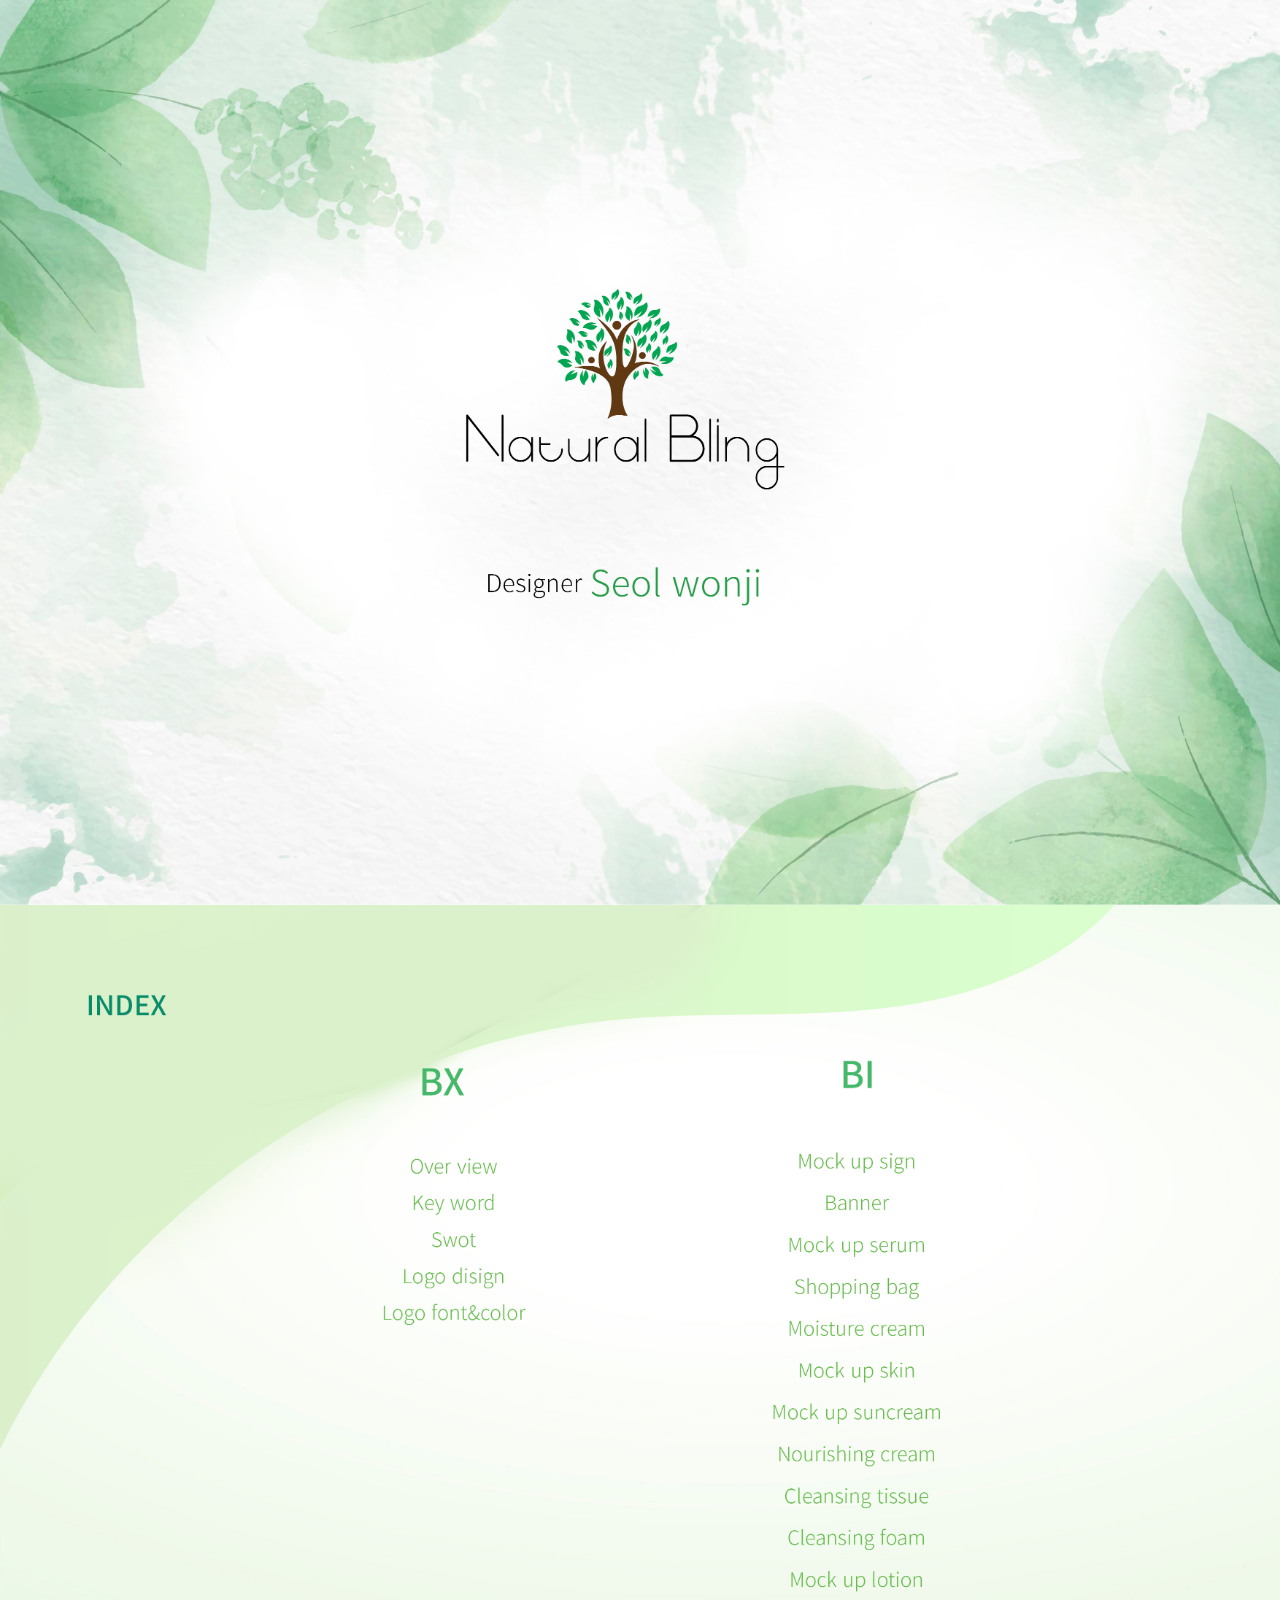
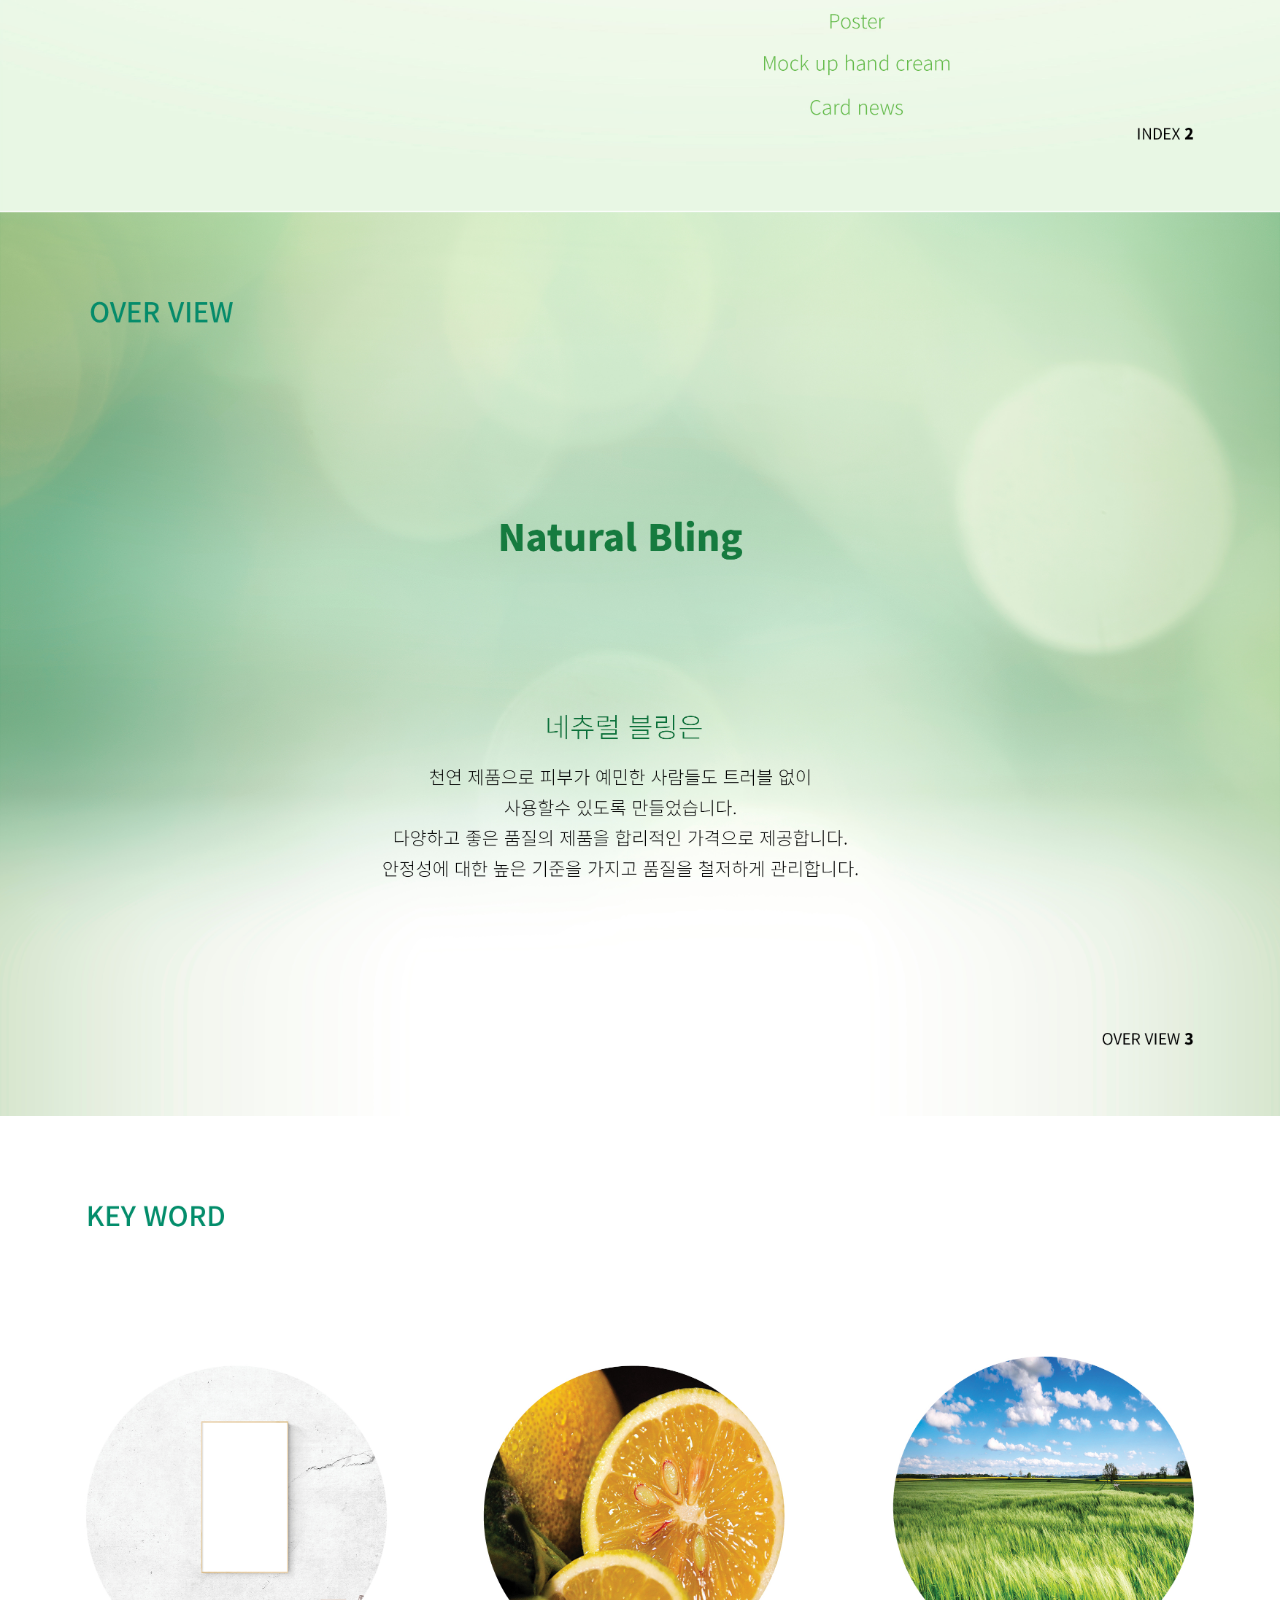
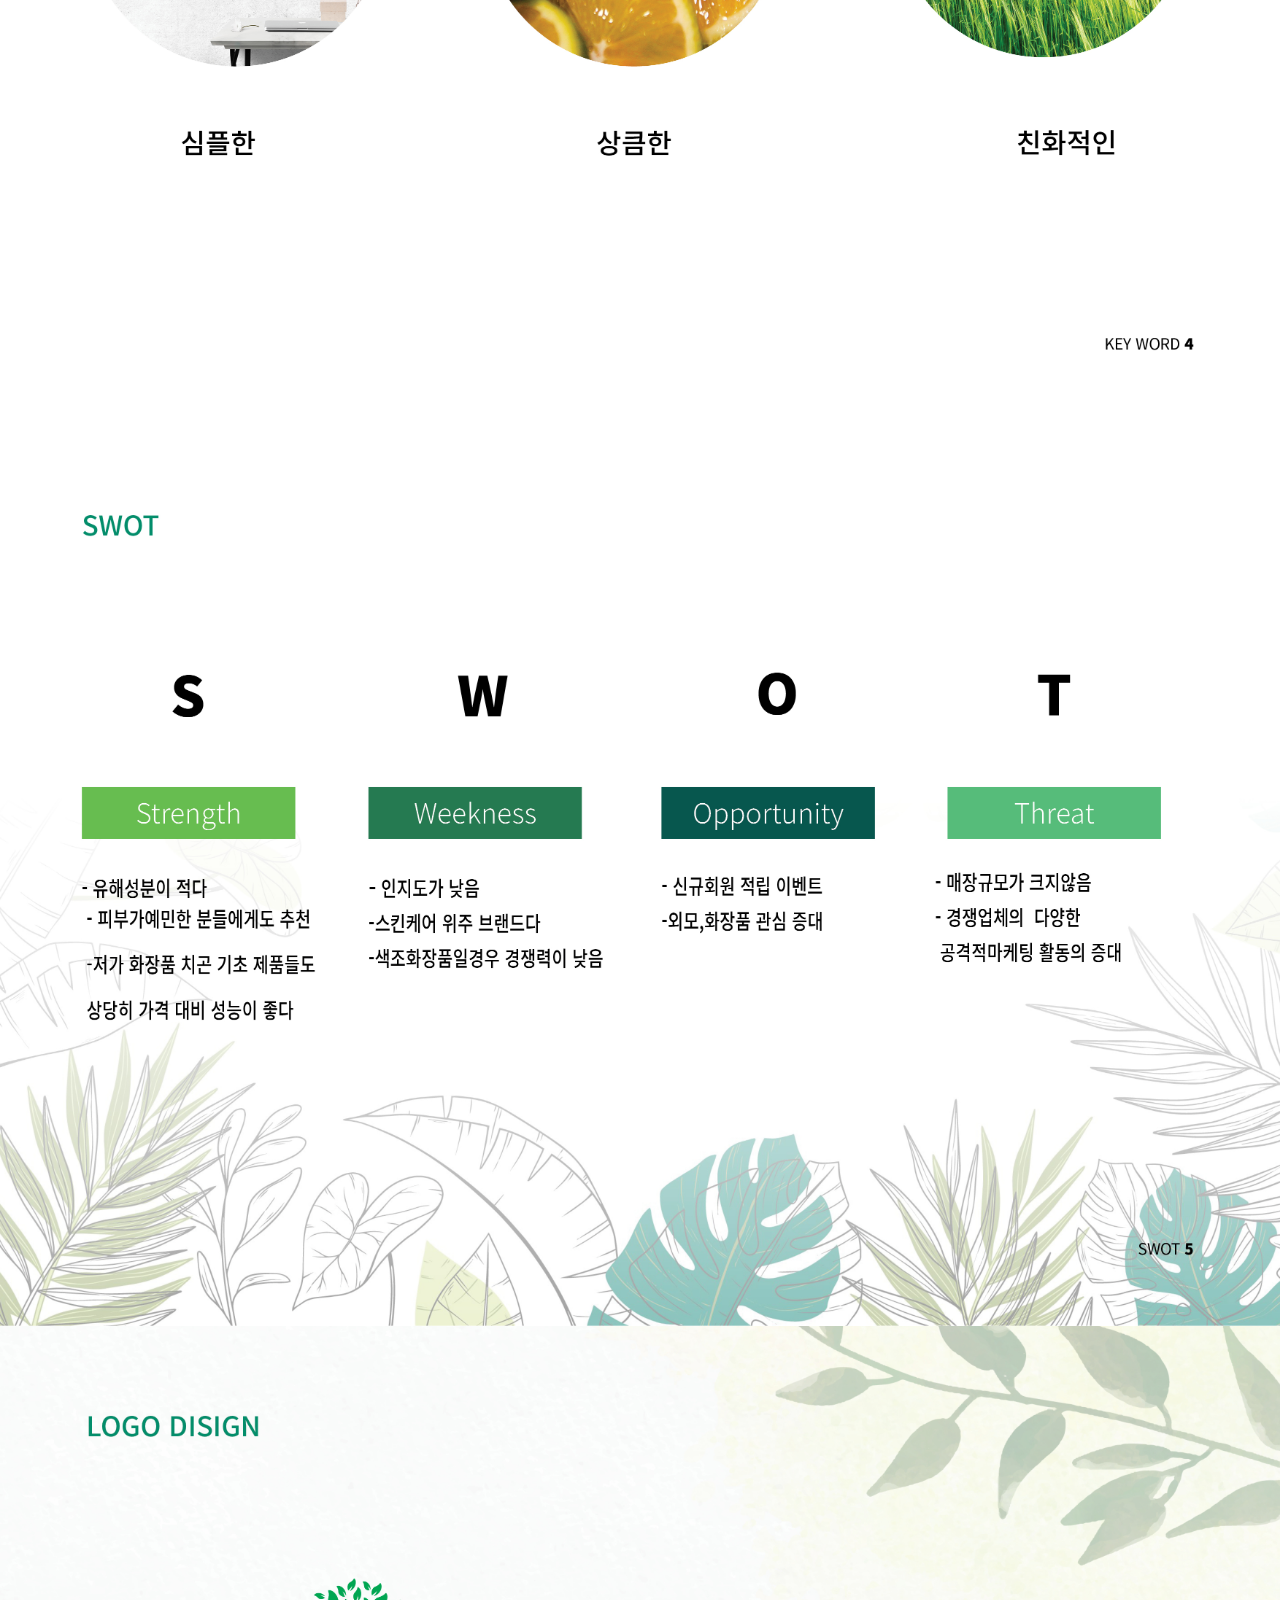
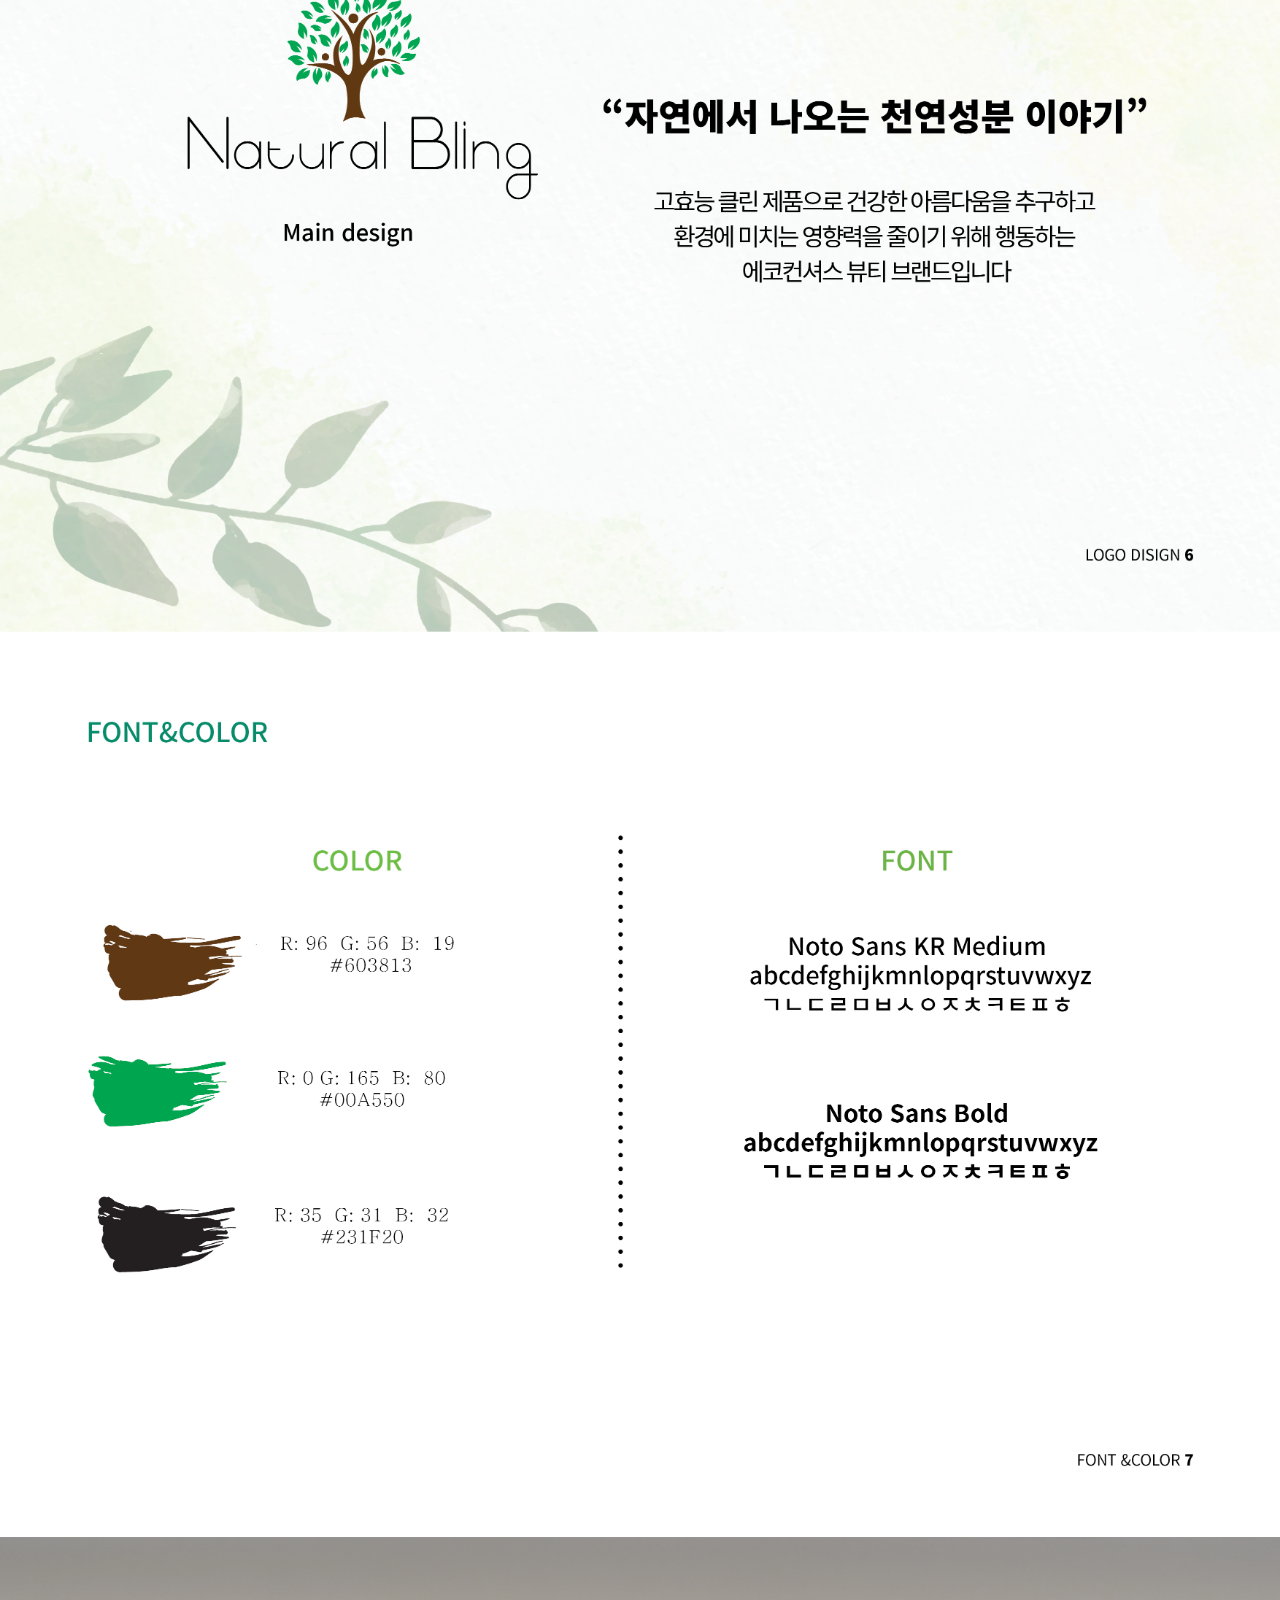
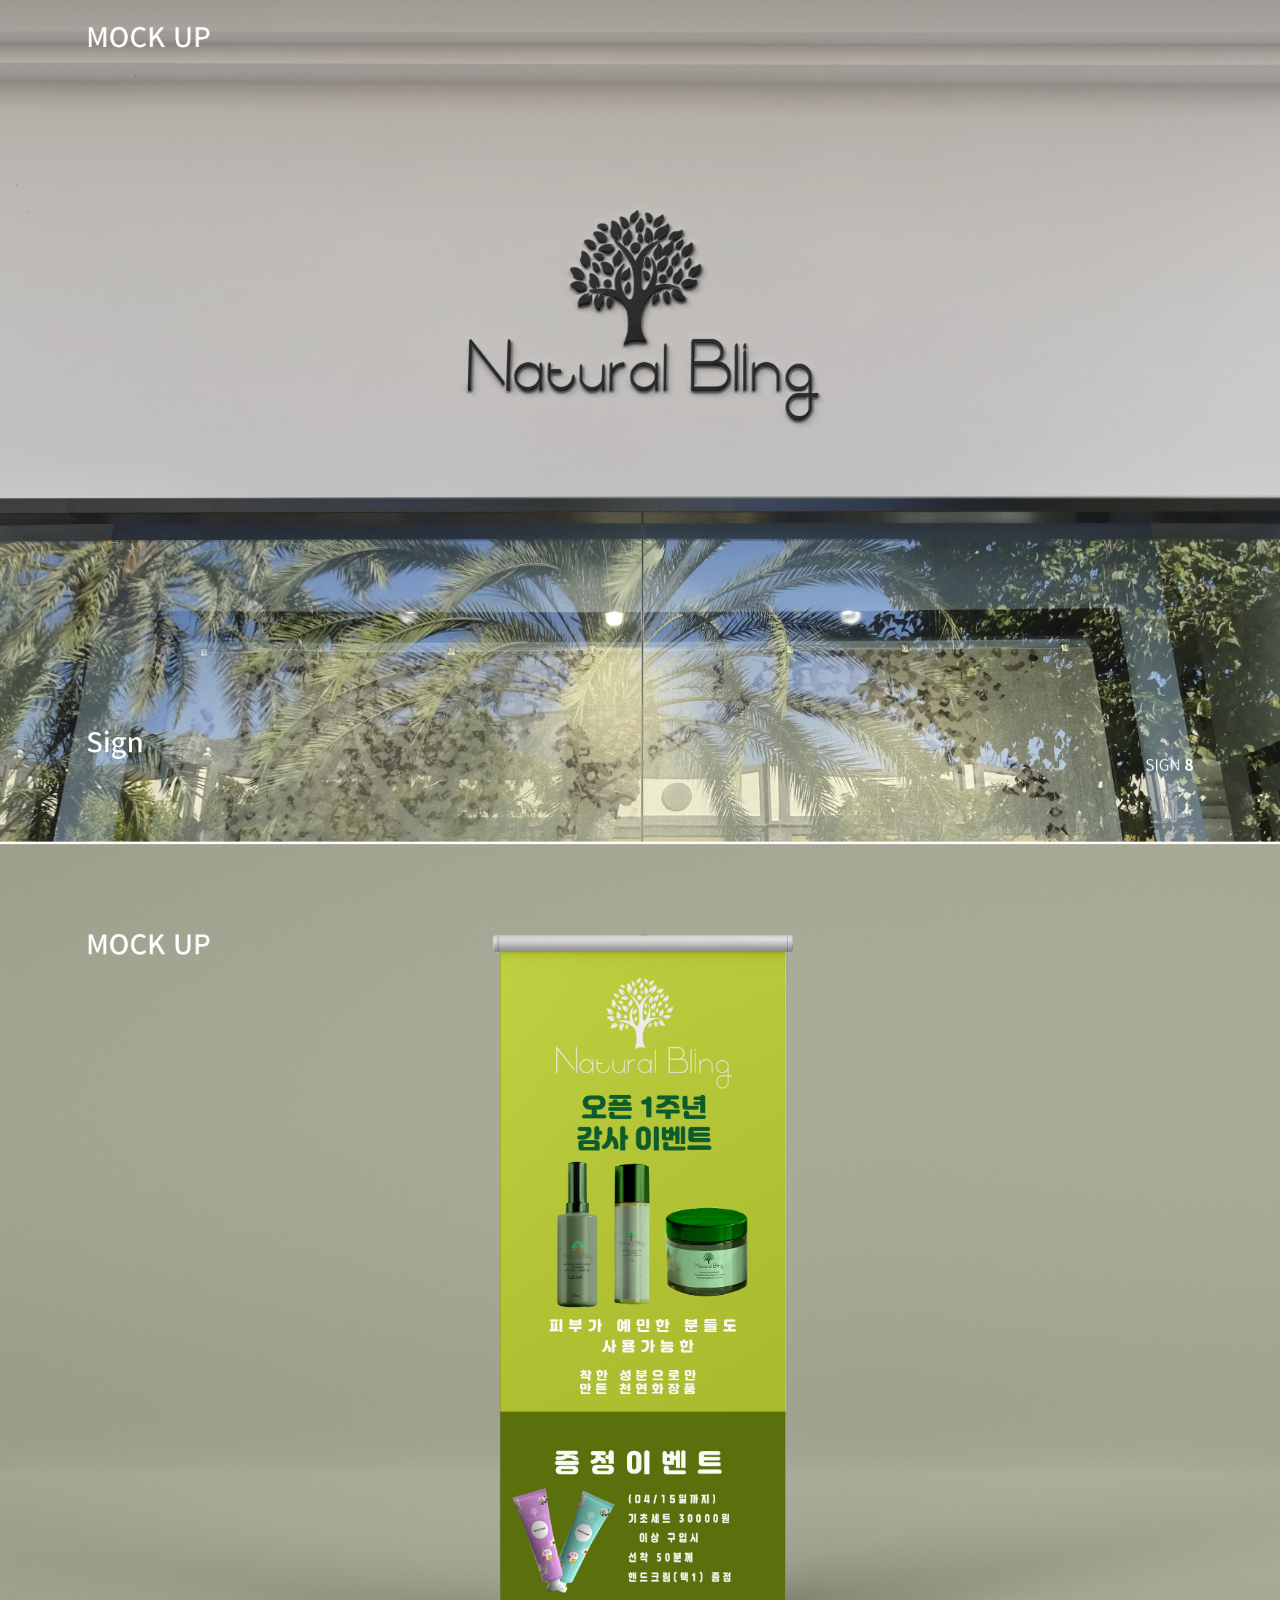
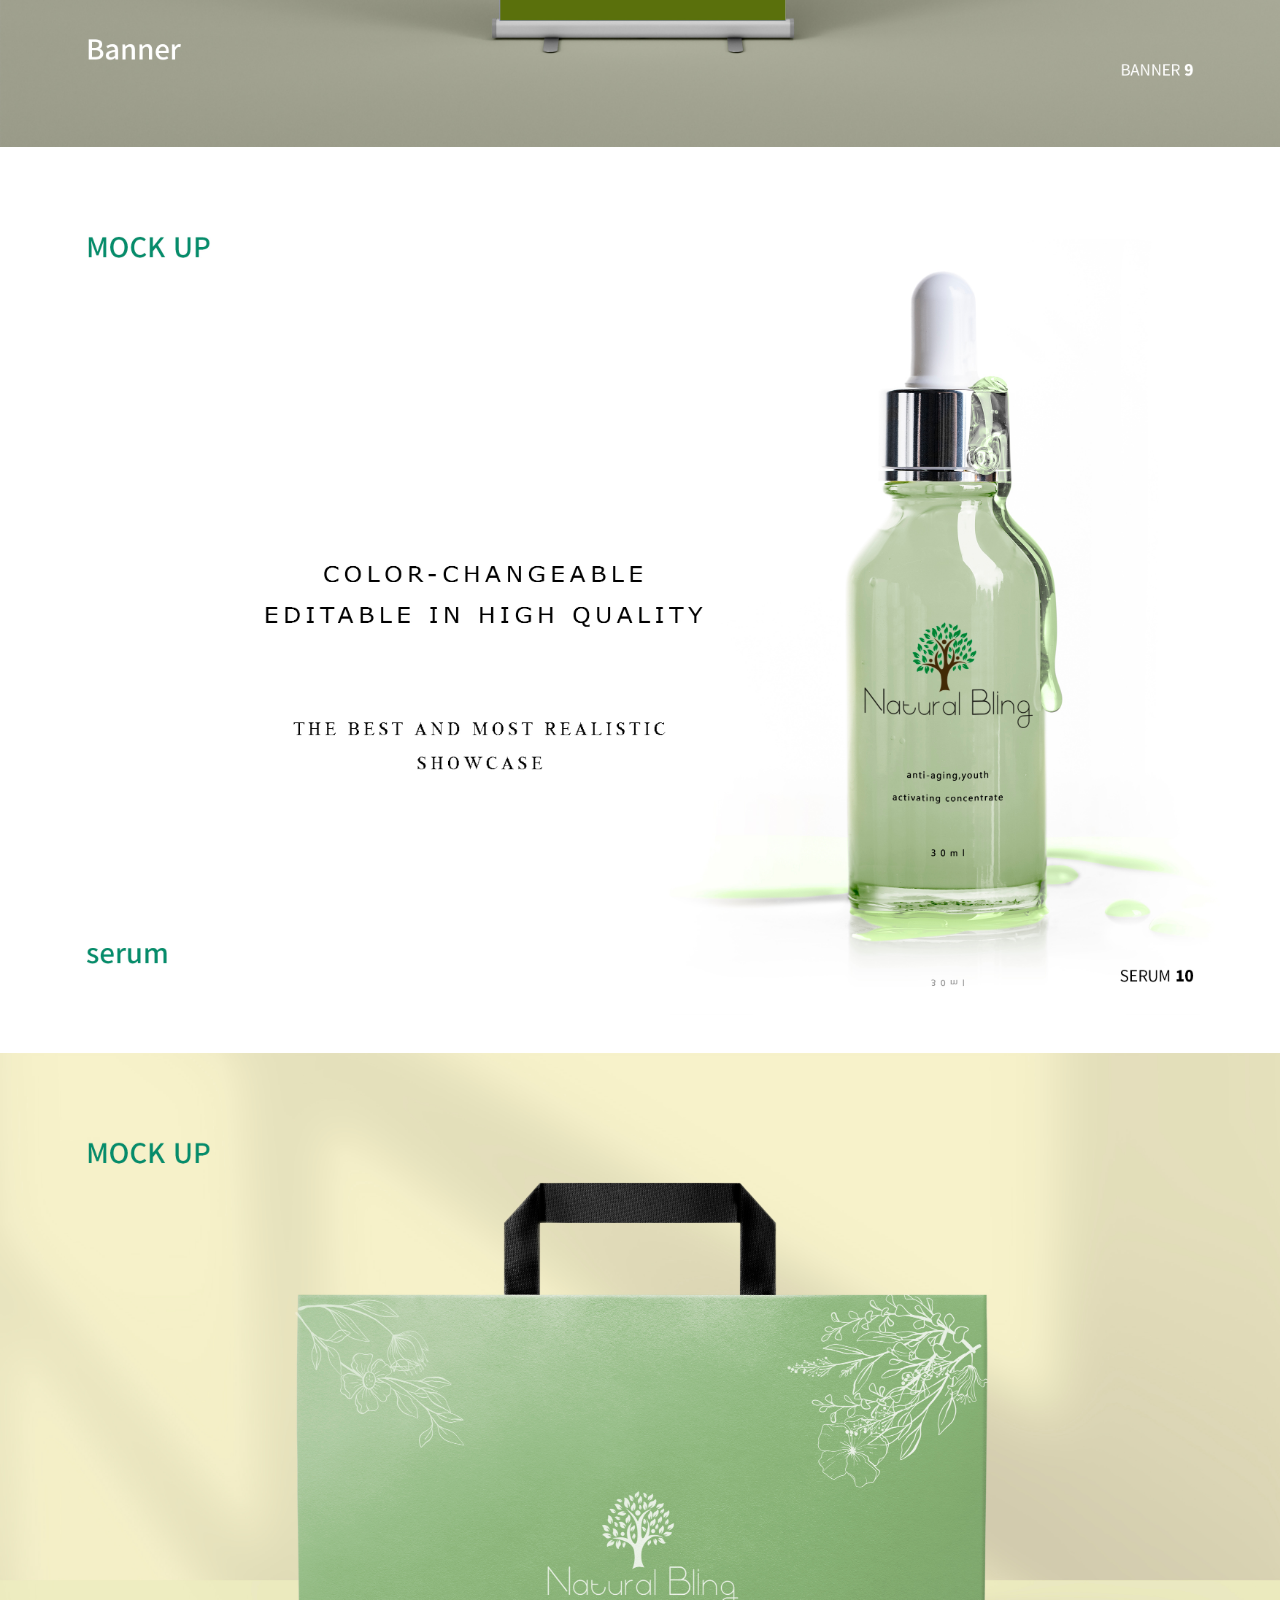
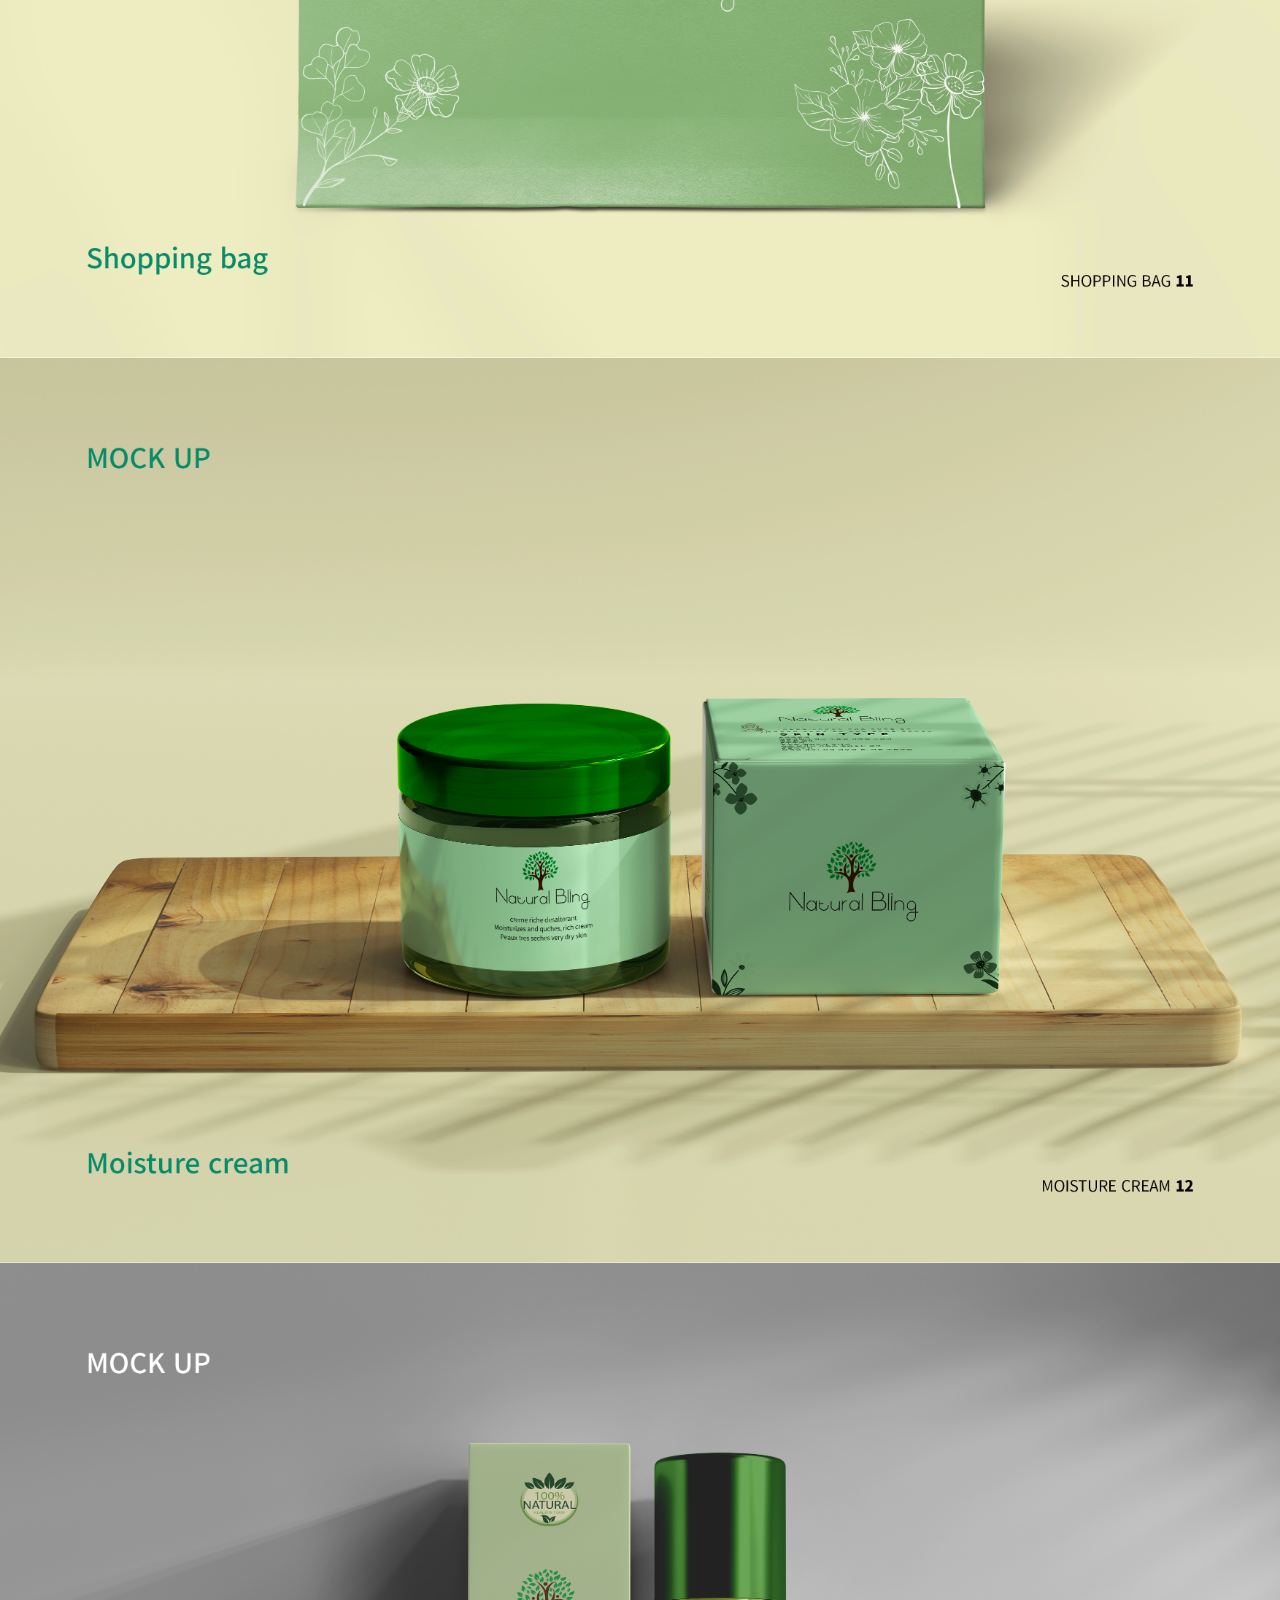
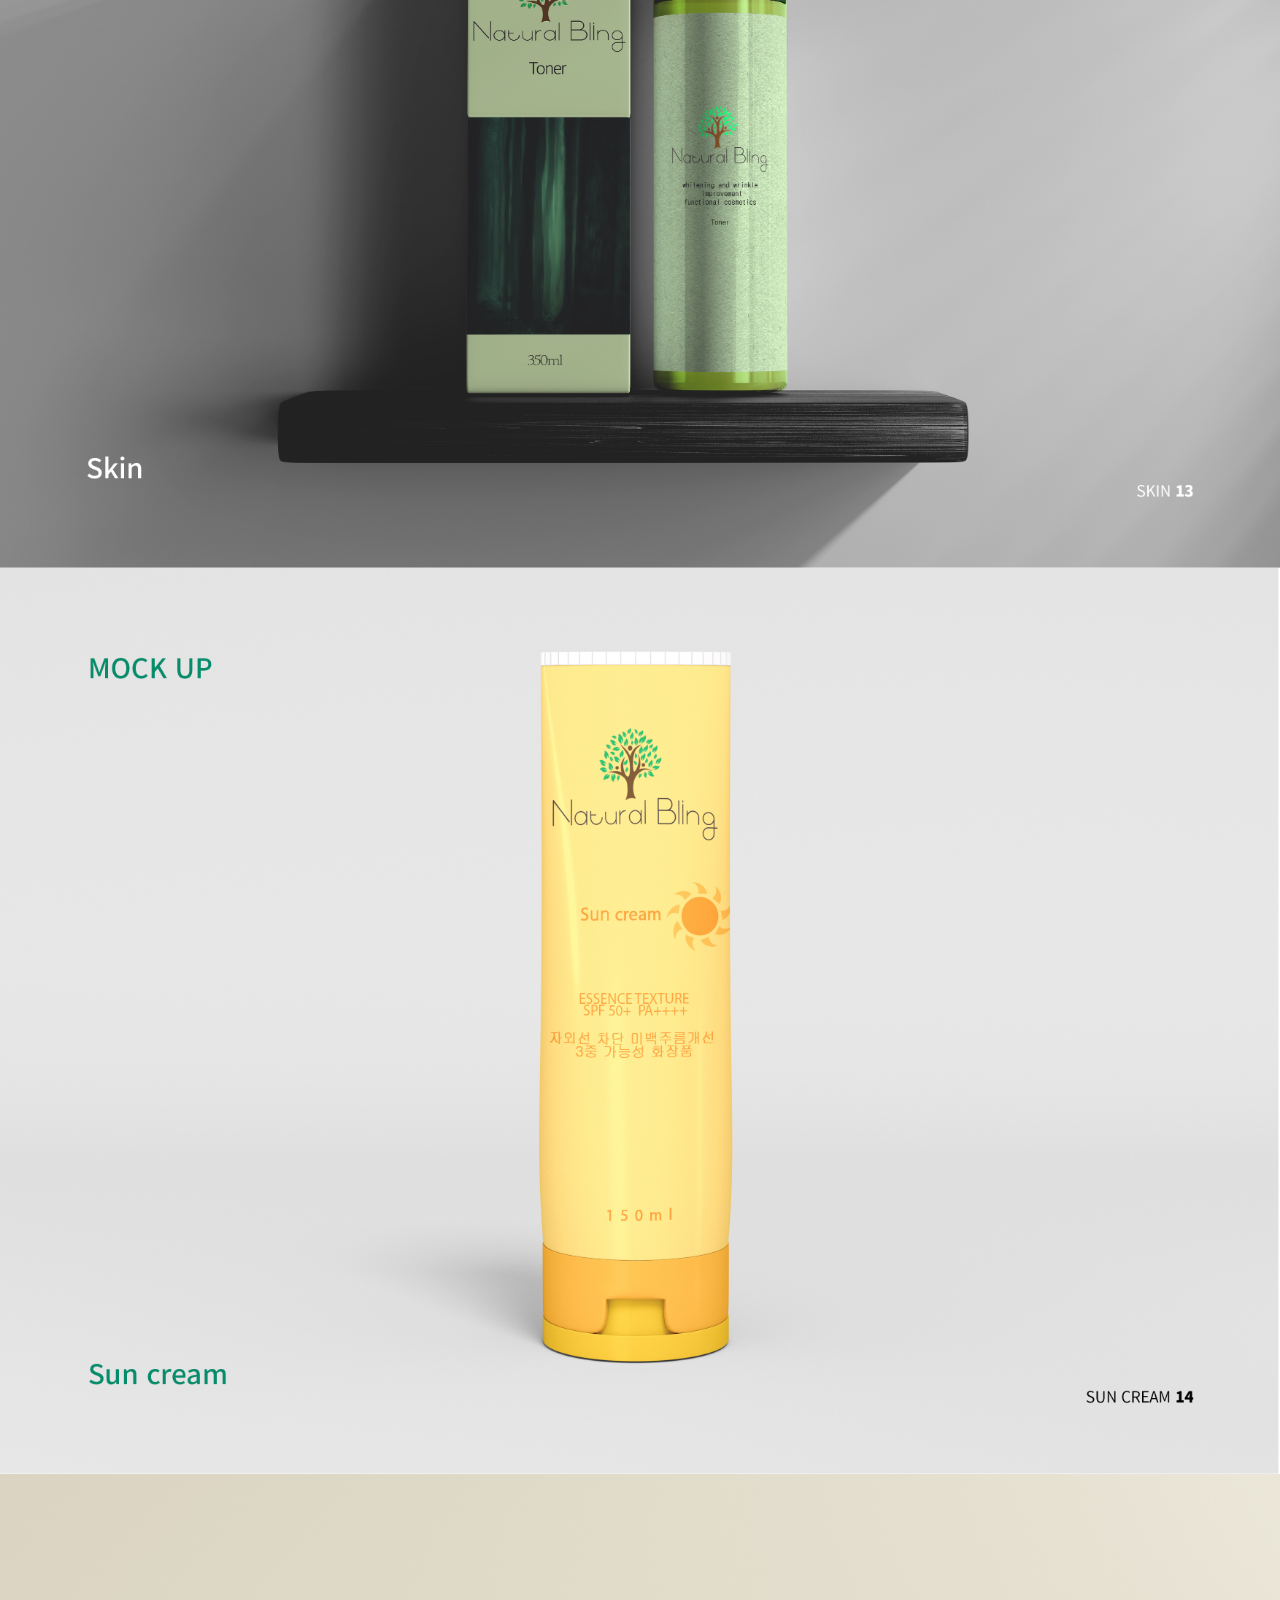
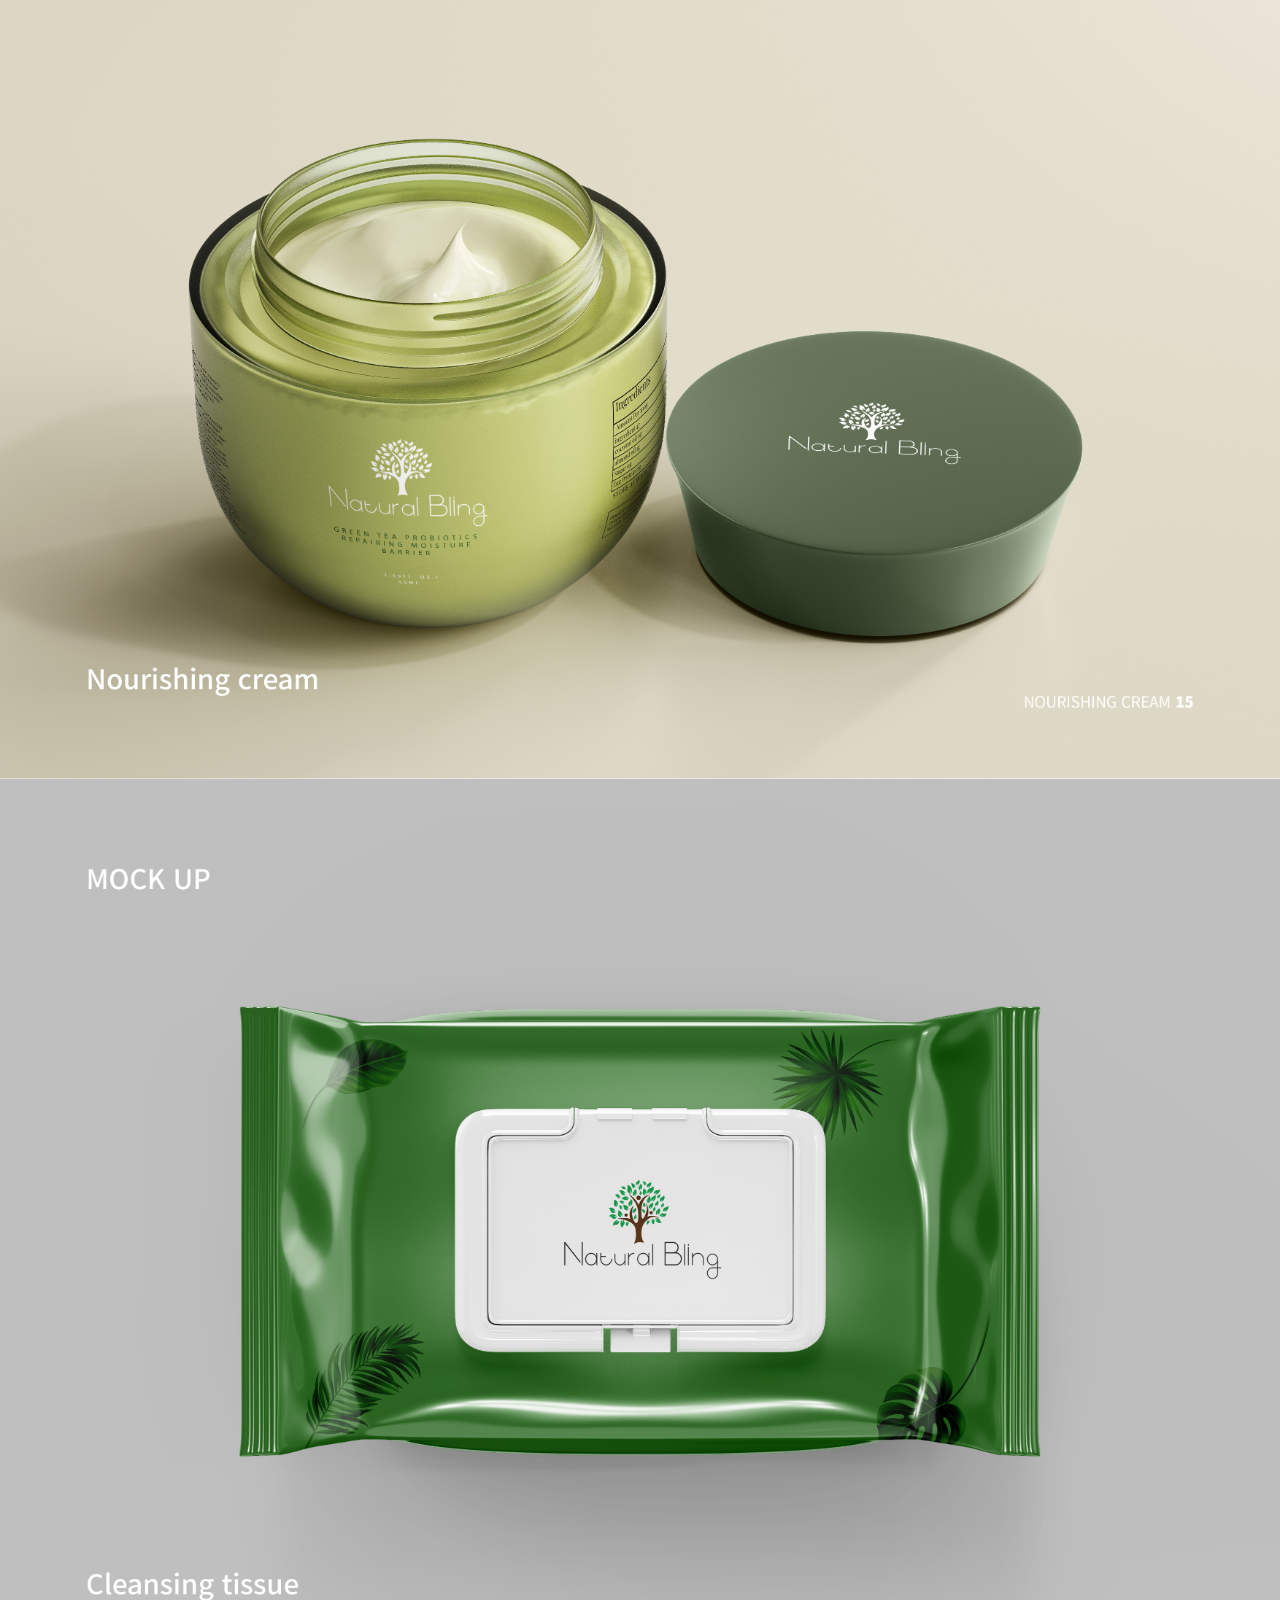
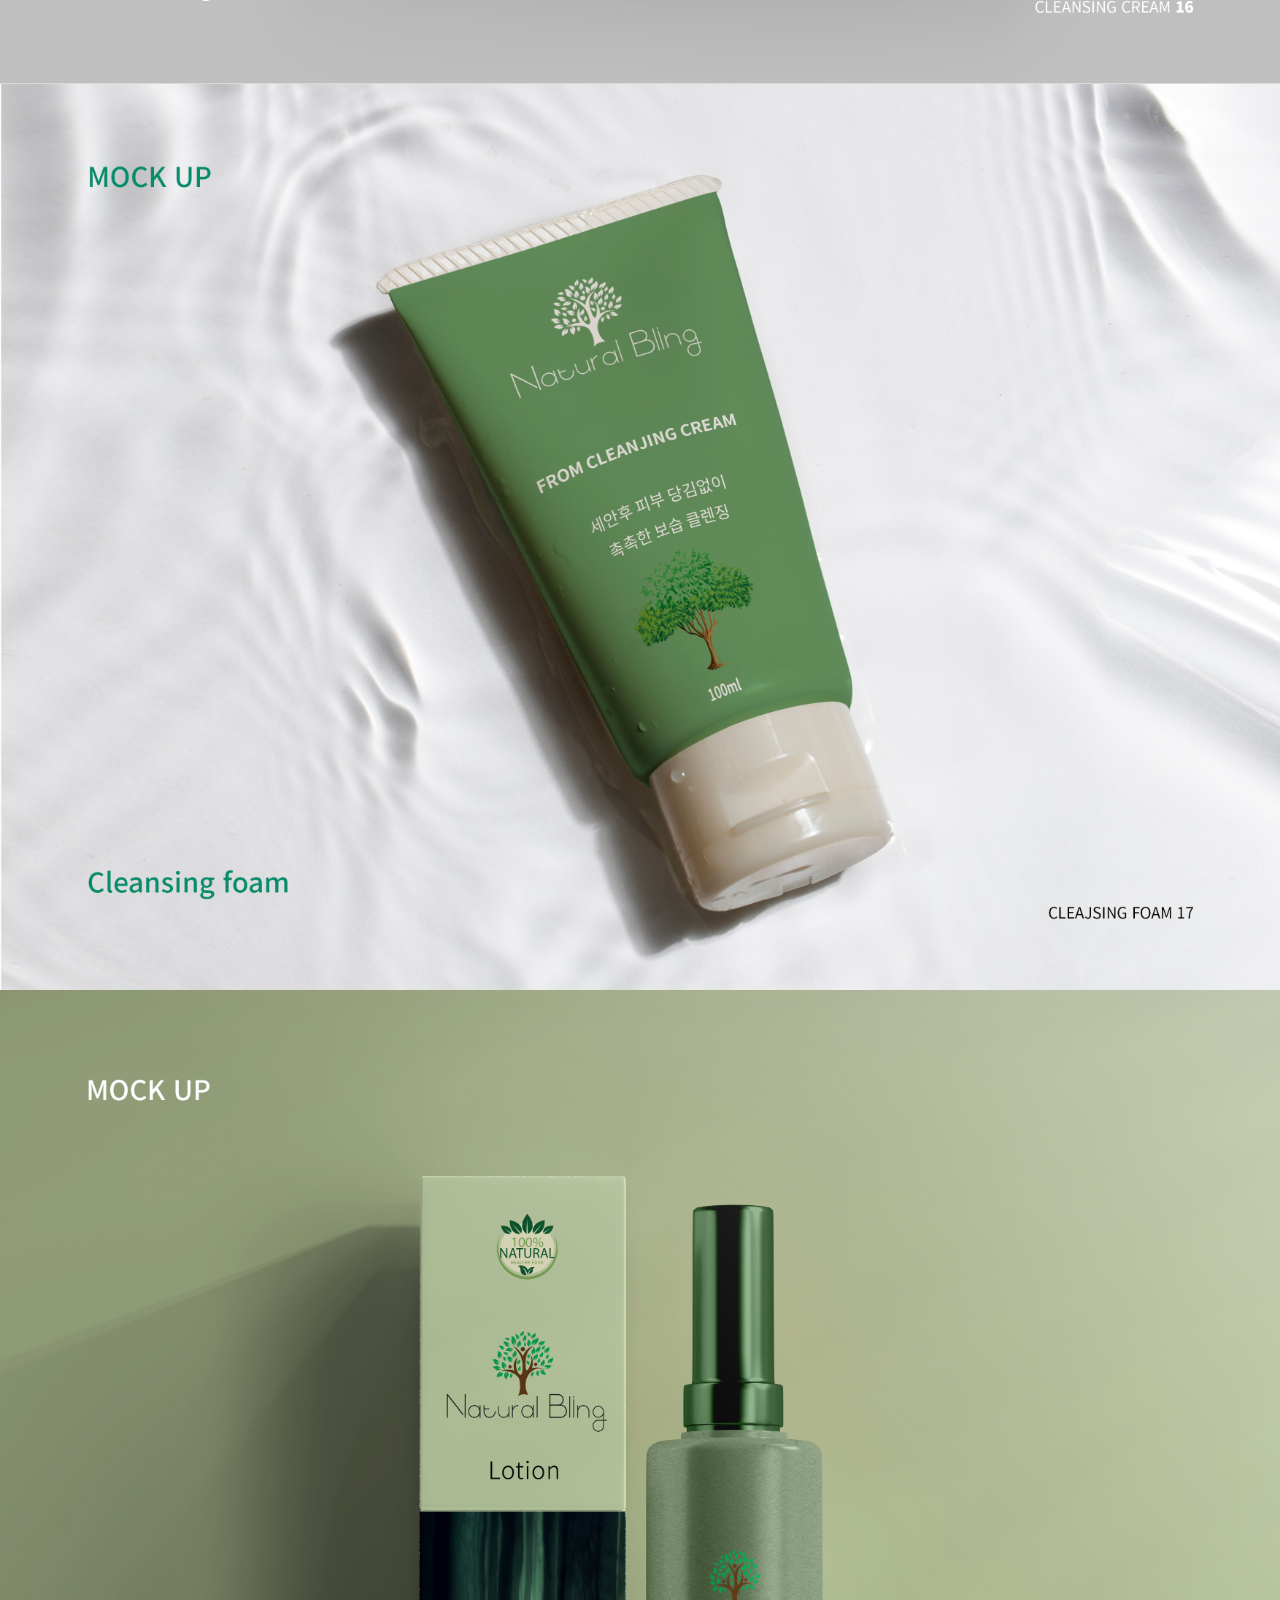
<file: bx2.html>
<!DOCTYPE html>
<html lang="ko">
<head>
    <meta charset="UTF-8">
    <meta http-equiv="X-UA-Compatible" content="IE=edge">
    <meta name="viewport" content="width=device-width, initial-scale=1.0">
    <title>bx&bi </title>
    <style>
        *{margin: 0; padding: 0;}
        img{width: 100%; display: block;}
    </style>
</head>
<body>
    <img src="img/1.jpg" alt="1">
    <img src="img/2.jpg" alt="2">
    <img src="img/3.jpg" alt="3">
    <img src="img/4.jpg" alt="4">
    <img src="img/5.jpg" alt="5">
    <img src="img/6.jpg" alt="6">
    <img src="img/7.jpg" alt="7">
    <img src="img/8.jpg" alt="8">
    <img src="img/9.jpg" alt="9">
    <img src="img/10.jpg" alt="10">
    <img src="img/11.jpg" alt="11">
    <img src="img/12.jpg" alt="12">
    <img src="img/13.jpg" alt="13">
    <img src="img/14.jpg" alt="14">
    <img src="img/15.jpg" alt="15">
    <img src="img/16.jpg" alt="16">
    <img src="img/17.jpg" alt="17">
    <img src="img/18.jpg" alt="18">
    <img src="img/19.jpg" alt="19">
    <img src="img/12.jpg" alt="12">
    <img src="img/20.jpg" alt="20">
    <img src="img/22.jpg" alt="22">



</body>
</html>
</file>
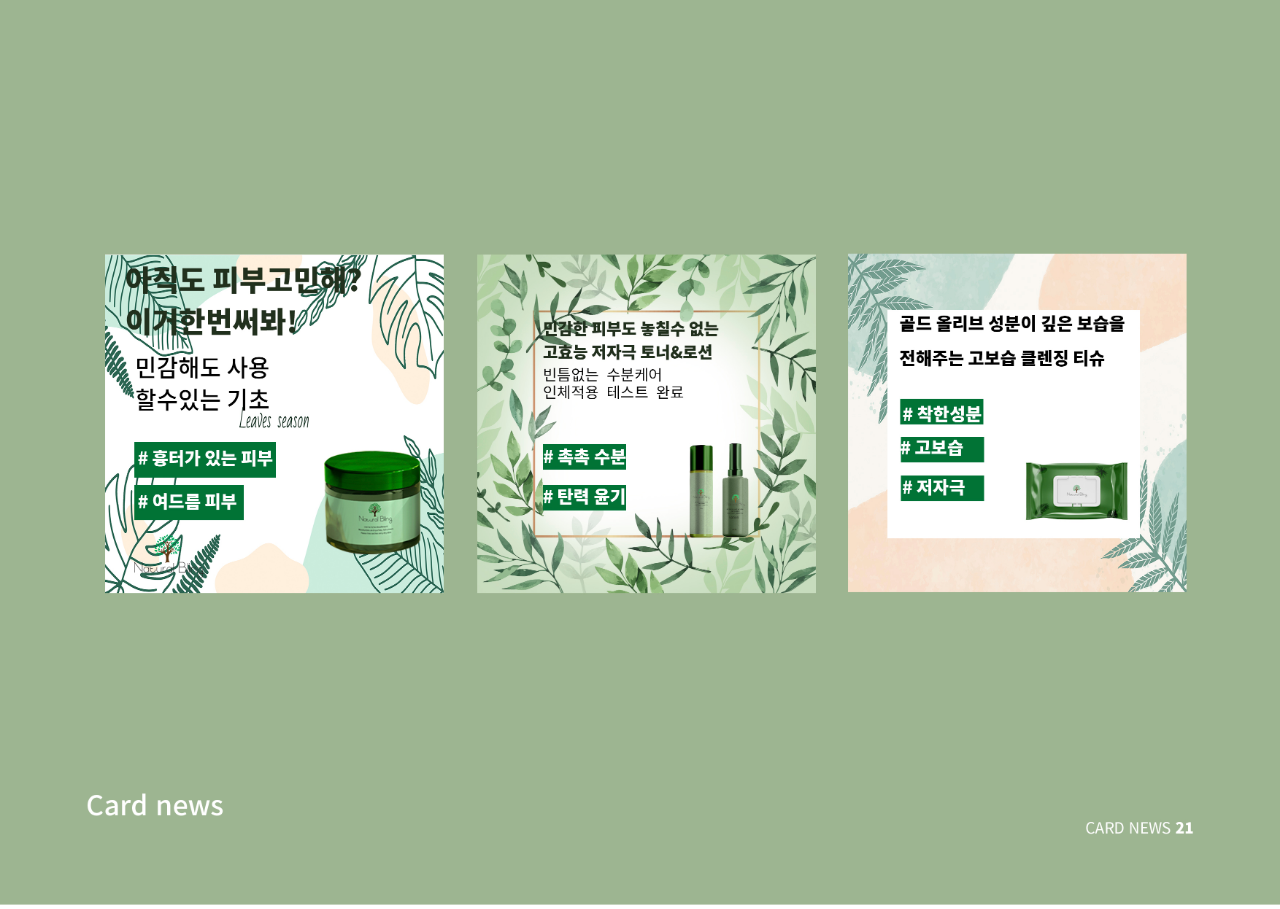
<file: card.html>
<!DOCTYPE html>
<html lang="ko">
<head>
    <meta charset="UTF-8">
    <meta http-equiv="X-UA-Compatible" content="IE=edge">
    <meta name="viewport" content="width=device-width, initial-scale=1.0">
    <title>카드뉴스</title>
    <style>
        *{margin: 0; padding: 0;}
        img{width: 100%; }
    </style>
</head>
<body>
    <img src="img/card news.jpg" alt="카드뉴스">
</body>
</html>
</file>
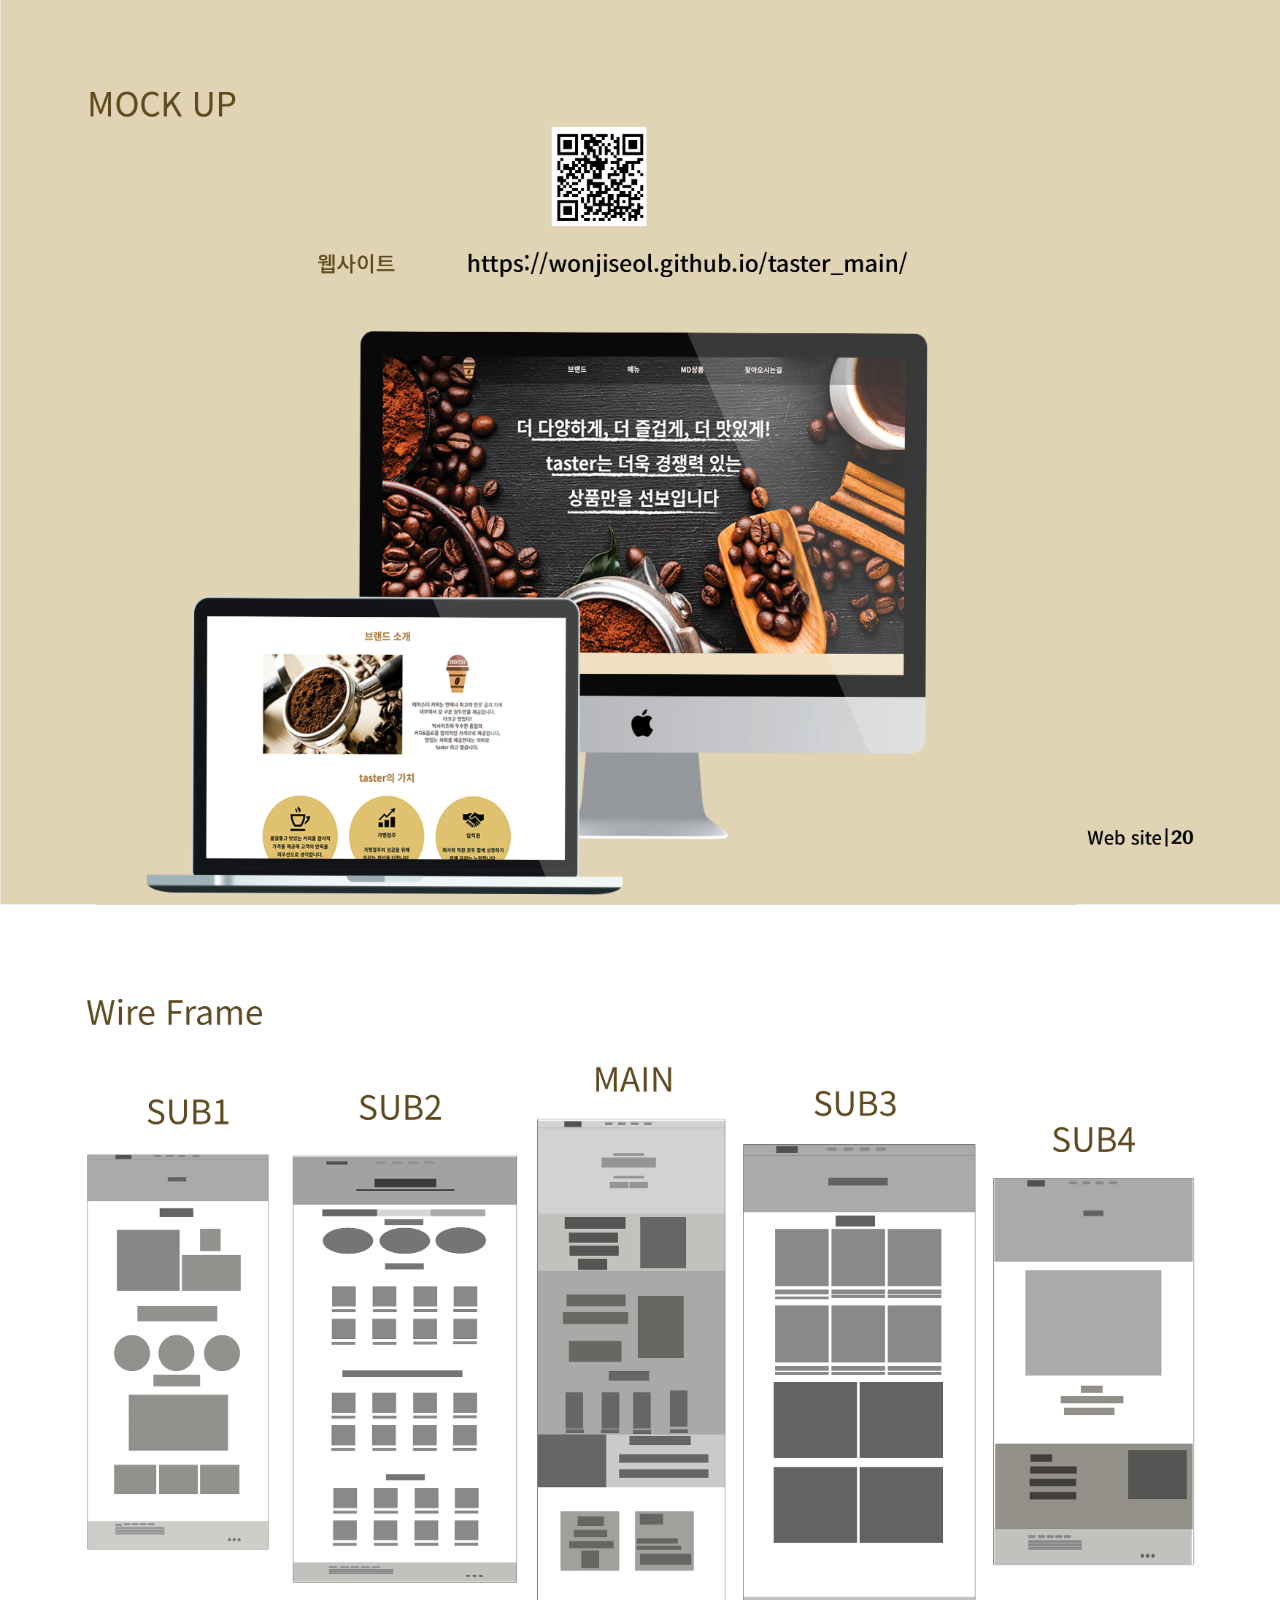
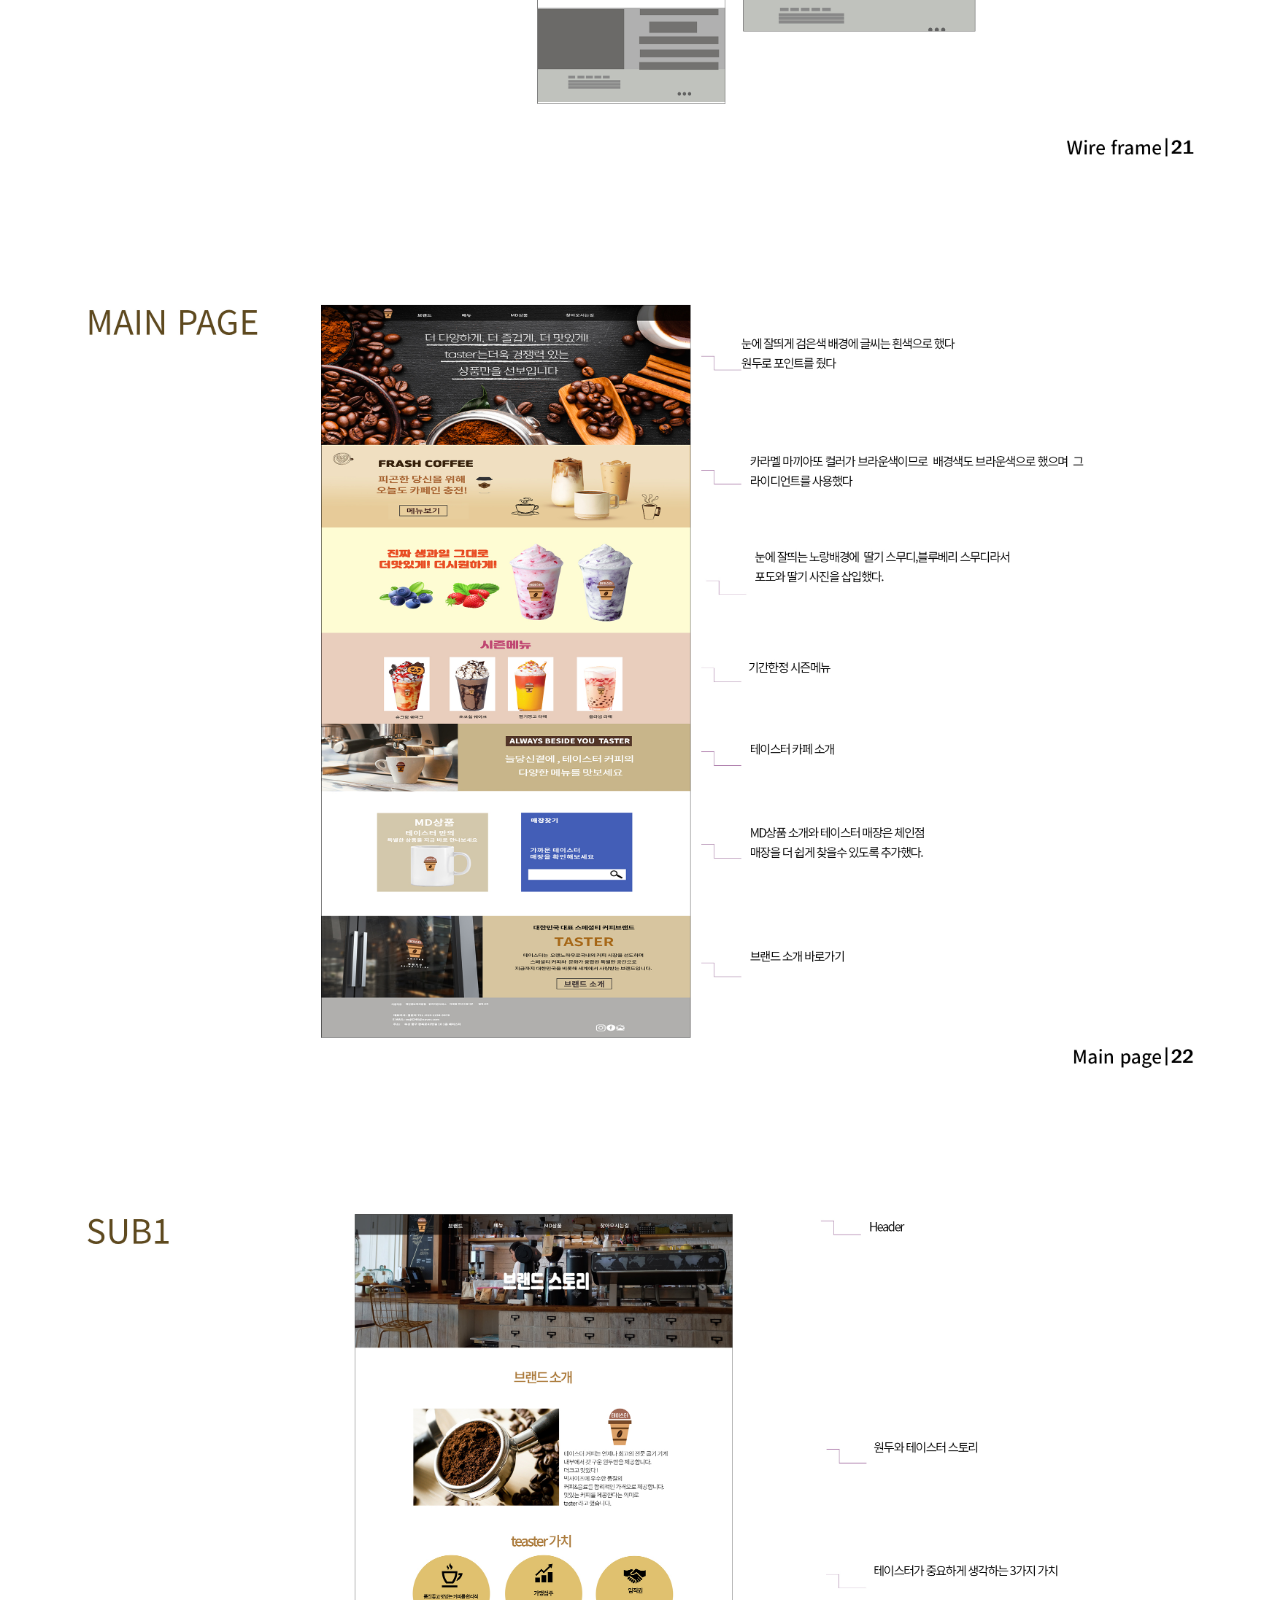
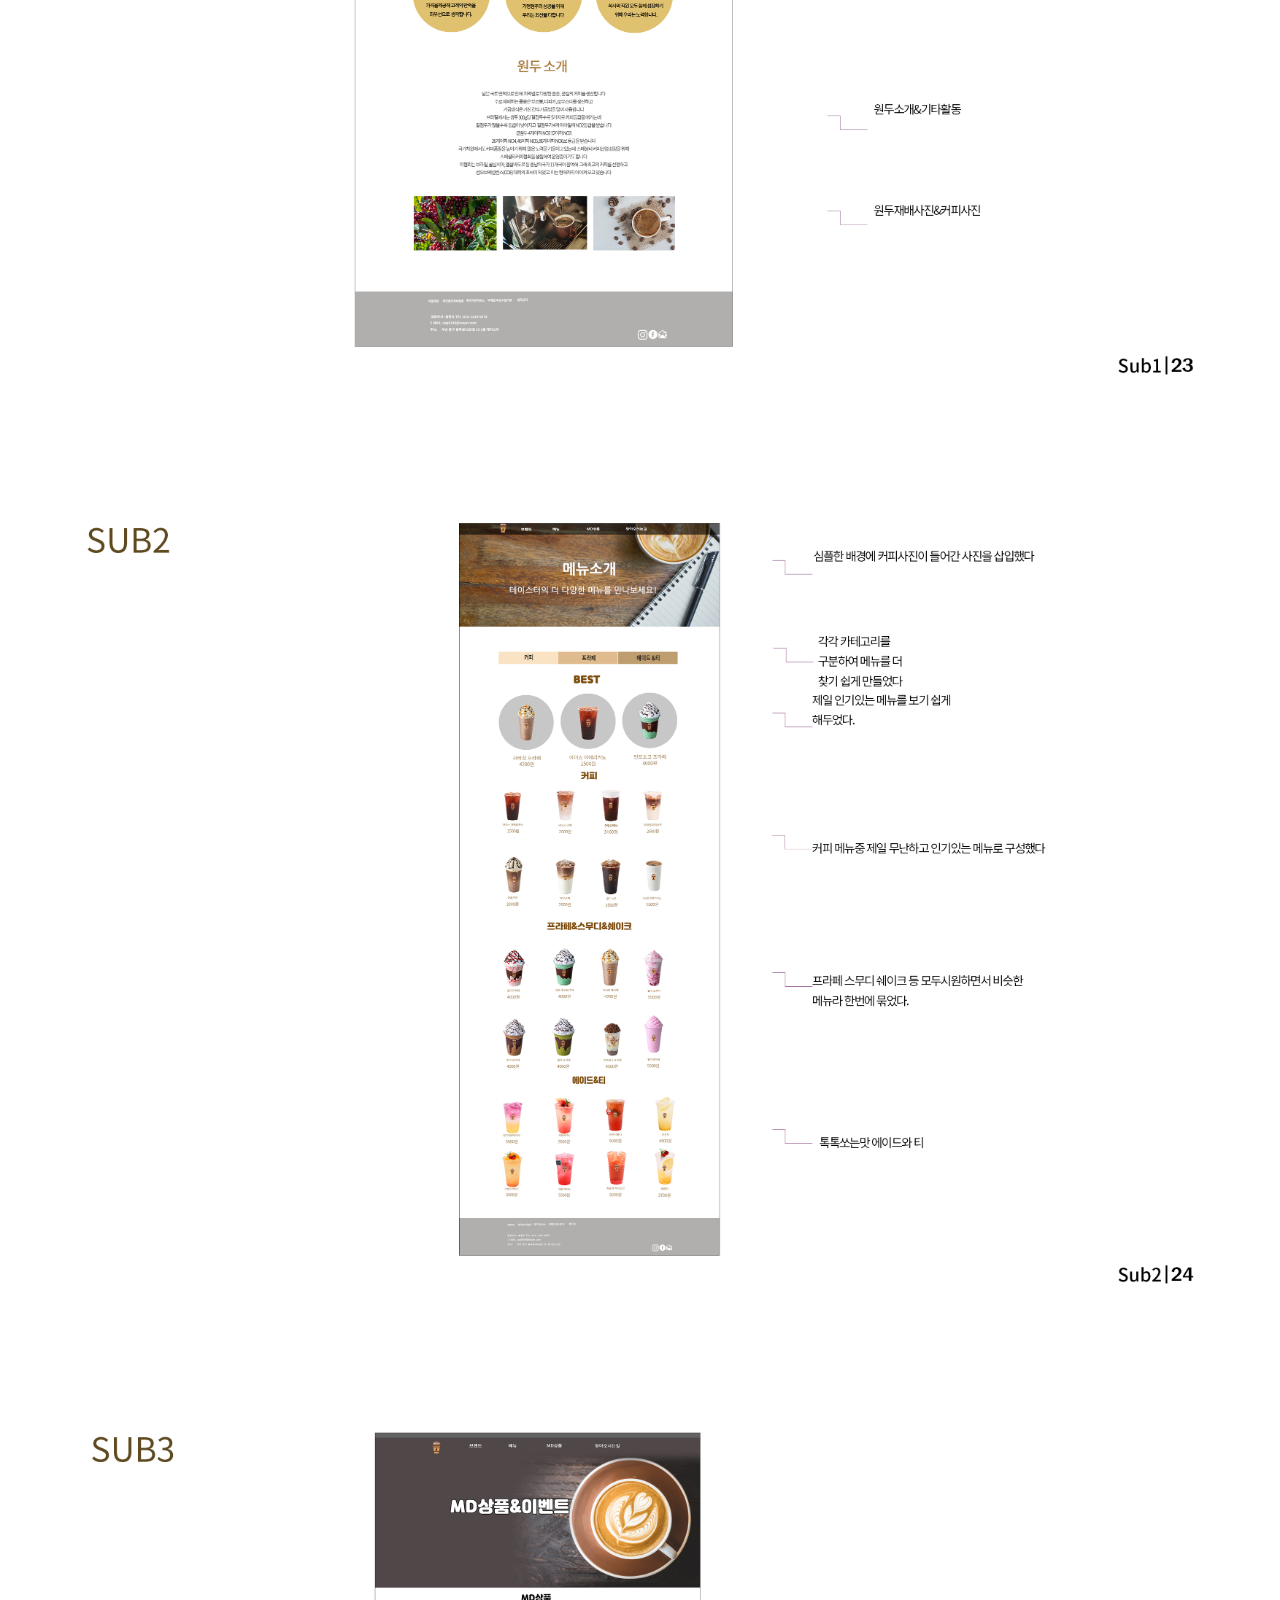
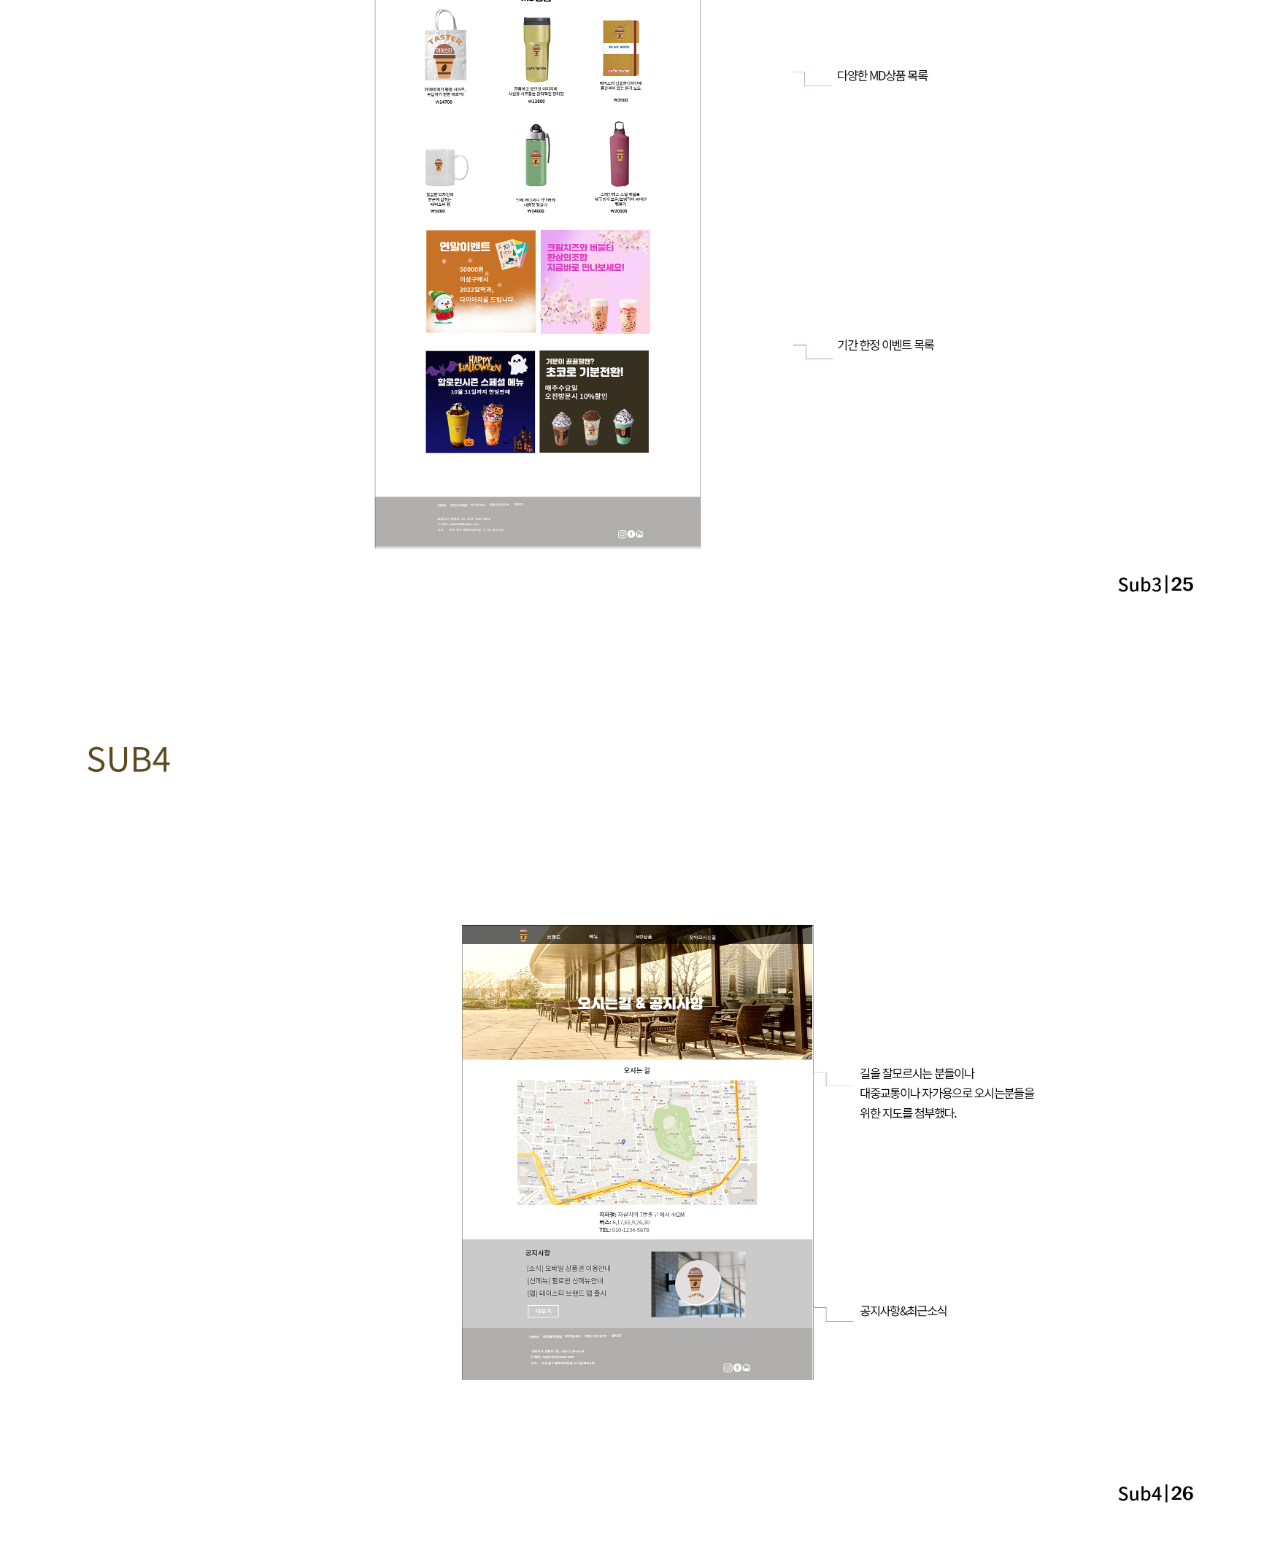
<file: web guide.html>
<!DOCTYPE html>
<html lang="ko">
<head>
    <meta charset="UTF-8">
    <meta http-equiv="X-UA-Compatible" content="IE=edge">
    <meta name="viewport" content="width=device-width, initial-scale=1.0">
    <title>웹가이드</title>
<style>
*{margin: 0; padding: 0;}
img{width: 100%;}
</style>
</head>
<body>
<img src="img/bx20.jpg" alt="gu">
<img src="img/bx21.jpg" alt="gu">
<img src="img/bx22.jpg" alt="gu">
<img src="img/bx23.jpg" alt="gu">
<img src="img/bx24.jpg" alt="gu">
<img src="img/bx25.jpg" alt="gu">
<img src="img/bx26.jpg" alt="gu">

</body>
</html>
</file>
